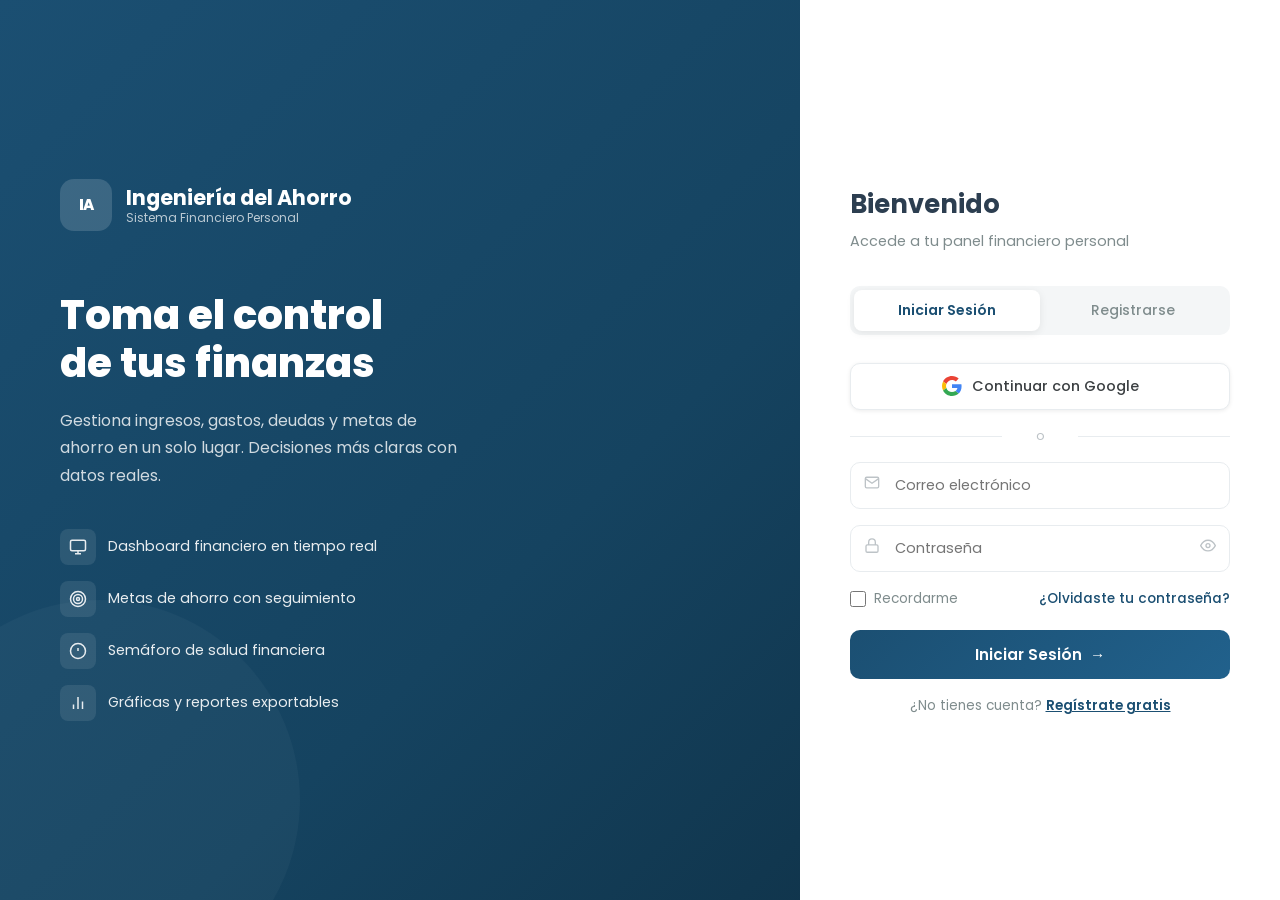
<file: frontend/index.html>
<!DOCTYPE html>
<html lang="es">
<head>
  <meta charset="UTF-8">
  <meta name="viewport" content="width=device-width, initial-scale=1.0">
  <title>Ingeniería del Ahorro - Iniciar Sesión</title>
  <link rel="stylesheet" href="css/variables.css">
  <link rel="stylesheet" href="css/main.css">
  <link rel="stylesheet" href="css/auth.css">
  <link rel="icon" href="data:image/svg+xml,<svg xmlns='http://www.w3.org/2000/svg' viewBox='0 0 100 100'><rect width='100' height='100' rx='20' fill='%231B4F72'/><text y='.85em' font-size='65' font-family='sans-serif' font-weight='bold' fill='white' x='18'>IA</text></svg>">
  <!-- Google Identity Services -->
  <script src="https://accounts.google.com/gsi/client" async defer></script>
</head>
<body>

<div class="auth-page">
  <!-- Panel izquierdo -->
  <div class="auth-left">
    <div class="brand">
      <div class="brand-icon" style="font-size:15px;font-weight:800;letter-spacing:-0.5px">IA</div>
      <div class="brand-name">
        Ingeniería del Ahorro
        <span>Sistema Financiero Personal</span>
      </div>
    </div>
    <h2>Toma el control<br>de tus finanzas</h2>
    <p>Gestiona ingresos, gastos, deudas y metas de ahorro en un solo lugar. Decisiones más claras con datos reales.</p>
    <div class="auth-features">
      <div class="auth-feature"><div class="feat-icon">
        <svg width="18" height="18" viewBox="0 0 24 24" fill="none" stroke="currentColor" stroke-width="2"><rect x="2" y="3" width="20" height="14" rx="2"/><line x1="8" y1="21" x2="16" y2="21"/><line x1="12" y1="17" x2="12" y2="21"/></svg>
      </div><span>Dashboard financiero en tiempo real</span></div>
      <div class="auth-feature"><div class="feat-icon">
        <svg width="18" height="18" viewBox="0 0 24 24" fill="none" stroke="currentColor" stroke-width="2"><circle cx="12" cy="12" r="10"/><circle cx="12" cy="12" r="6"/><circle cx="12" cy="12" r="2"/></svg>
      </div><span>Metas de ahorro con seguimiento</span></div>
      <div class="auth-feature"><div class="feat-icon">
        <svg width="18" height="18" viewBox="0 0 24 24" fill="none" stroke="currentColor" stroke-width="2"><circle cx="12" cy="12" r="10"/><line x1="12" y1="8" x2="12" y2="12"/><line x1="12" y1="16" x2="12.01" y2="16"/></svg>
      </div><span>Semáforo de salud financiera</span></div>
      <div class="auth-feature"><div class="feat-icon">
        <svg width="18" height="18" viewBox="0 0 24 24" fill="none" stroke="currentColor" stroke-width="2"><line x1="18" y1="20" x2="18" y2="10"/><line x1="12" y1="20" x2="12" y2="4"/><line x1="6" y1="20" x2="6" y2="14"/></svg>
      </div><span>Gráficas y reportes exportables</span></div>
    </div>
  </div>

  <!-- Panel derecho -->
  <div class="auth-right">
    <div class="auth-form-container">
      <h3 id="formTitle">Bienvenido</h3>
      <p class="auth-subtitle" id="formSubtitle">Accede a tu panel financiero personal</p>

      <!-- Tabs -->
      <div class="auth-tabs">
        <button class="auth-tab active" id="tabLogin" onclick="switchTab('login')">Iniciar Sesión</button>
        <button class="auth-tab" id="tabRegister" onclick="switchTab('register')">Registrarse</button>
      </div>

      <!-- ===== BOTÓN GOOGLE ===== -->
      <div id="googleBtnArea">
        <button class="btn-google" onclick="loginConGoogle()">
          <svg width="20" height="20" viewBox="0 0 48 48">
            <path fill="#EA4335" d="M24 9.5c3.54 0 6.71 1.22 9.21 3.6l6.85-6.85C35.9 2.38 30.47 0 24 0 14.62 0 6.51 5.38 2.56 13.22l7.98 6.19C12.43 13.72 17.74 9.5 24 9.5z"/>
            <path fill="#4285F4" d="M46.98 24.55c0-1.57-.15-3.09-.38-4.55H24v9.02h12.94c-.58 2.96-2.26 5.48-4.78 7.18l7.73 6c4.51-4.18 7.09-10.36 7.09-17.65z"/>
            <path fill="#FBBC05" d="M10.53 28.59c-.48-1.45-.76-2.99-.76-4.59s.27-3.14.76-4.59l-7.98-6.19C.92 16.46 0 20.12 0 24c0 3.88.92 7.54 2.56 10.78l7.97-6.19z"/>
            <path fill="#34A853" d="M24 48c6.48 0 11.93-2.13 15.89-5.81l-7.73-6c-2.15 1.45-4.92 2.3-8.16 2.3-6.26 0-11.57-4.22-13.47-9.91l-7.98 6.19C6.51 42.62 14.62 48 24 48z"/>
          </svg>
          Continuar con Google
        </button>

        <div class="auth-divider">o</div>
      </div>

      <!-- ===== LOGIN ===== -->
      <div id="loginForm" class="auth-form active">
        <div id="loginError" class="error-msg"></div>
        <div class="input-group">
          <span class="input-icon">
            <svg width="16" height="16" viewBox="0 0 24 24" fill="none" stroke="currentColor" stroke-width="2"><path d="M4 4h16c1.1 0 2 .9 2 2v12c0 1.1-.9 2-2 2H4c-1.1 0-2-.9-2-2V6c0-1.1.9-2 2-2z"/><polyline points="22,6 12,13 2,6"/></svg>
          </span>
          <input type="email" id="loginEmail" placeholder="Correo electrónico" autocomplete="email">
        </div>
        <div class="input-group">
          <span class="input-icon">
            <svg width="16" height="16" viewBox="0 0 24 24" fill="none" stroke="currentColor" stroke-width="2"><rect x="3" y="11" width="18" height="11" rx="2" ry="2"/><path d="M7 11V7a5 5 0 0 1 10 0v4"/></svg>
          </span>
          <input type="password" id="loginPassword" placeholder="Contraseña" autocomplete="current-password">
          <span class="toggle-password" onclick="togglePass('loginPassword',this)">
            <svg width="16" height="16" viewBox="0 0 24 24" fill="none" stroke="currentColor" stroke-width="2"><path d="M1 12s4-8 11-8 11 8 11 8-4 8-11 8-11-8-11-8z"/><circle cx="12" cy="12" r="3"/></svg>
          </span>
        </div>
        <div class="auth-options">
          <label class="checkbox-label">
            <input type="checkbox" id="rememberMe"> Recordarme
          </label>
          <a href="#" class="forgot-link" onclick="showForgot()">¿Olvidaste tu contraseña?</a>
        </div>
        <button class="btn-auth" onclick="doLogin()" id="loginBtn">
          <span>Iniciar Sesión</span> →
        </button>
        <p style="text-align:center;margin-top:16px;font-size:0.85rem;color:#7F8C8D">
          ¿No tienes cuenta? <a href="#" onclick="switchTab('register')" style="color:#1B4F72;font-weight:600">Regístrate gratis</a>
        </p>
      </div>

      <!-- ===== REGISTRO ===== -->
      <div id="registerForm" class="auth-form">
        <div id="registerError" class="error-msg"></div>
        <div id="registerSuccess" class="success-msg"></div>
        <div class="input-group">
          <span class="input-icon">
            <svg width="16" height="16" viewBox="0 0 24 24" fill="none" stroke="currentColor" stroke-width="2"><path d="M20 21v-2a4 4 0 0 0-4-4H8a4 4 0 0 0-4 4v2"/><circle cx="12" cy="7" r="4"/></svg>
          </span>
          <input type="text" id="regNombre" placeholder="Nombre completo" autocomplete="name">
        </div>
        <div class="input-group">
          <span class="input-icon">
            <svg width="16" height="16" viewBox="0 0 24 24" fill="none" stroke="currentColor" stroke-width="2"><path d="M4 4h16c1.1 0 2 .9 2 2v12c0 1.1-.9 2-2 2H4c-1.1 0-2-.9-2-2V6c0-1.1.9-2 2-2z"/><polyline points="22,6 12,13 2,6"/></svg>
          </span>
          <input type="email" id="regEmail" placeholder="Correo electrónico" autocomplete="email">
        </div>
        <div class="input-group">
          <span class="input-icon">
            <svg width="16" height="16" viewBox="0 0 24 24" fill="none" stroke="currentColor" stroke-width="2"><rect x="3" y="11" width="18" height="11" rx="2" ry="2"/><path d="M7 11V7a5 5 0 0 1 10 0v4"/></svg>
          </span>
          <input type="password" id="regPassword" placeholder="Contraseña (mín. 6 caracteres)" autocomplete="new-password">
          <span class="toggle-password" onclick="togglePass('regPassword',this)">
            <svg width="16" height="16" viewBox="0 0 24 24" fill="none" stroke="currentColor" stroke-width="2"><path d="M1 12s4-8 11-8 11 8 11 8-4 8-11 8-11-8-11-8z"/><circle cx="12" cy="12" r="3"/></svg>
          </span>
        </div>
        <div class="input-group">
          <span class="input-icon">
            <svg width="16" height="16" viewBox="0 0 24 24" fill="none" stroke="currentColor" stroke-width="2"><rect x="3" y="11" width="18" height="11" rx="2" ry="2"/><path d="M7 11V7a5 5 0 0 1 10 0v4"/></svg>
          </span>
          <input type="password" id="regConfirm" placeholder="Confirmar contraseña" autocomplete="new-password">
          <span class="toggle-password" onclick="togglePass('regConfirm',this)">
            <svg width="16" height="16" viewBox="0 0 24 24" fill="none" stroke="currentColor" stroke-width="2"><path d="M1 12s4-8 11-8 11 8 11 8-4 8-11 8-11-8-11-8z"/><circle cx="12" cy="12" r="3"/></svg>
          </span>
        </div>
        <!-- Indicador de fortaleza de contraseña -->
        <div id="passStrength" style="margin-bottom:12px;display:none">
          <div style="display:flex;gap:4px;margin-bottom:4px">
            <div class="strength-bar" id="sb1"></div>
            <div class="strength-bar" id="sb2"></div>
            <div class="strength-bar" id="sb3"></div>
            <div class="strength-bar" id="sb4"></div>
          </div>
          <span id="passStrengthText" style="font-size:0.75rem;color:#7F8C8D"></span>
        </div>
        <button class="btn-auth" onclick="doRegister()" id="registerBtn">
          <span>Crear Cuenta Gratis</span> →
        </button>
        <p style="text-align:center;margin-top:16px;font-size:0.85rem;color:#7F8C8D">
          ¿Ya tienes cuenta? <a href="#" onclick="switchTab('login')" style="color:#1B4F72;font-weight:600">Inicia sesión</a>
        </p>
      </div>

      <!-- ===== RECUPERAR CONTRASEÑA ===== -->
      <div id="forgotForm" class="auth-form">
        <div id="forgotMsg" class="success-msg"></div>
        <p style="color:#7F8C8D;font-size:0.85rem;margin-bottom:16px">
          Ingresa tu correo y te enviaremos un enlace para restablecer tu contraseña.
        </p>
        <div class="input-group">
          <span class="input-icon">
            <svg width="16" height="16" viewBox="0 0 24 24" fill="none" stroke="currentColor" stroke-width="2"><path d="M4 4h16c1.1 0 2 .9 2 2v12c0 1.1-.9 2-2 2H4c-1.1 0-2-.9-2-2V6c0-1.1.9-2 2-2z"/><polyline points="22,6 12,13 2,6"/></svg>
          </span>
          <input type="email" id="forgotEmail" placeholder="Correo electrónico">
        </div>
        <button class="btn-auth" onclick="doForgot()">Enviar instrucciones</button>
        <div style="text-align:center;margin-top:14px">
          <a href="#" onclick="switchTab('login')" style="color:#1B4F72;font-size:0.85rem">← Volver al login</a>
        </div>
      </div>

    </div><!-- /auth-form-container -->
  </div><!-- /auth-right -->
</div><!-- /auth-page -->

<script src="js/api.js"></script>
<script>
// ============================================================
// CONFIGURACIÓN GOOGLE — Reemplaza con tu Client ID real
// Obtén uno gratis en: https://console.cloud.google.com
// ============================================================
const GOOGLE_CLIENT_ID = 'TU_GOOGLE_CLIENT_ID.apps.googleusercontent.com';

// Redirigir si ya está logueado
if (Auth.isLoggedIn()) window.location.href = 'dashboard.html';

// ---- TABS ----
function switchTab(tab) {
  document.getElementById('tabLogin').classList.toggle('active', tab === 'login');
  document.getElementById('tabRegister').classList.toggle('active', tab === 'register');
  document.getElementById('loginForm').classList.toggle('active', tab === 'login');
  document.getElementById('registerForm').classList.toggle('active', tab === 'register');
  document.getElementById('forgotForm').classList.remove('active');
  document.getElementById('googleBtnArea').style.display = tab === 'forgot' ? 'none' : 'block';

  if (tab === 'login') {
    document.getElementById('formTitle').textContent = 'Bienvenido 👋';
    document.getElementById('formSubtitle').textContent = 'Accede a tu panel financiero personal';
  } else {
    document.getElementById('formTitle').textContent = 'Crear cuenta 🚀';
    document.getElementById('formSubtitle').textContent = 'Es gratis, siempre lo será';
  }
}

function showForgot() {
  document.querySelectorAll('.auth-tab').forEach(t => t.classList.remove('active'));
  document.querySelectorAll('.auth-form').forEach(f => f.classList.remove('active'));
  document.getElementById('forgotForm').classList.add('active');
  document.getElementById('googleBtnArea').style.display = 'none';
  document.getElementById('formTitle').textContent = 'Recuperar contraseña 🔑';
  document.getElementById('formSubtitle').textContent = 'Te enviamos instrucciones por correo';
}

function togglePass(id, el) {
  const input = document.getElementById(id);
  input.type = input.type === 'password' ? 'text' : 'password';
  el.innerHTML = input.type === 'password'
    ? `<svg width="16" height="16" viewBox="0 0 24 24" fill="none" stroke="currentColor" stroke-width="2"><path d="M1 12s4-8 11-8 11 8 11 8-4 8-11 8-11-8-11-8z"/><circle cx="12" cy="12" r="3"/></svg>`
    : `<svg width="16" height="16" viewBox="0 0 24 24" fill="none" stroke="currentColor" stroke-width="2"><path d="M17.94 17.94A10.07 10.07 0 0 1 12 20c-7 0-11-8-11-8a18.45 18.45 0 0 1 5.06-5.94M9.9 4.24A9.12 9.12 0 0 1 12 4c7 0 11 8 11 8a18.5 18.5 0 0 1-2.16 3.19m-6.72-1.07a3 3 0 1 1-4.24-4.24"/><line x1="1" y1="1" x2="23" y2="23"/></svg>`;
}

// ---- FORTALEZA DE CONTRASEÑA ----
document.addEventListener('DOMContentLoaded', () => {
  const passInput = document.getElementById('regPassword');
  if (passInput) {
    passInput.addEventListener('input', () => {
      const val = passInput.value;
      document.getElementById('passStrength').style.display = val ? 'block' : 'none';
      const score = getPasswordScore(val);
      const bars = ['sb1','sb2','sb3','sb4'];
      const colors = ['#E74C3C','#F39C12','#F39C12','#27AE60'];
      const labels = ['Muy débil','Débil','Regular','Fuerte'];
      bars.forEach((id, i) => {
        const el = document.getElementById(id);
        el.style.background = i < score ? colors[score-1] : '#E8ECEF';
      });
      document.getElementById('passStrengthText').textContent = labels[score-1] || '';
      document.getElementById('passStrengthText').style.color = colors[score-1] || '#7F8C8D';
    });
  }
});

function getPasswordScore(p) {
  let s = 0;
  if (p.length >= 6) s++;
  if (p.length >= 10) s++;
  if (/[A-Z]/.test(p) && /[0-9]/.test(p)) s++;
  if (/[^A-Za-z0-9]/.test(p)) s++;
  return Math.max(1, s);
}

// ---- LOGIN ----
async function doLogin() {
  const email = document.getElementById('loginEmail').value.trim();
  const pass  = document.getElementById('loginPassword').value;
  const remember = document.getElementById('rememberMe').checked;
  const errEl = document.getElementById('loginError');
  const btn   = document.getElementById('loginBtn');

  errEl.classList.remove('show');
  if (!email || !pass) { errEl.textContent = 'Completa todos los campos.'; errEl.classList.add('show'); return; }

  btn.innerHTML = '<span>Ingresando...</span> ⏳';
  btn.disabled = true;

  const result = await Auth.login(email, pass, remember);
  if (result.success) {
    btn.innerHTML = '<span>¡Listo!</span> ✅';
    setTimeout(() => window.location.href = 'dashboard.html', 400);
  } else {
    errEl.textContent = result.message || 'Correo o contraseña incorrectos.';
    errEl.classList.add('show');
    btn.innerHTML = '<span>Iniciar Sesión</span> →';
    btn.disabled = false;
    // Shake animation
    document.getElementById('loginForm').style.animation = 'shake 0.4s ease';
    setTimeout(() => document.getElementById('loginForm').style.animation = '', 400);
  }
}

// ---- REGISTRO ----
async function doRegister() {
  const nombre  = document.getElementById('regNombre').value.trim();
  const email   = document.getElementById('regEmail').value.trim();
  const pass    = document.getElementById('regPassword').value;
  const confirm = document.getElementById('regConfirm').value;
  const errEl   = document.getElementById('registerError');
  const btn     = document.getElementById('registerBtn');

  errEl.classList.remove('show');

  if (!nombre || !email || !pass || !confirm) {
    errEl.textContent = 'Completa todos los campos.'; errEl.classList.add('show'); return;
  }
  if (!/^[^\s@]+@[^\s@]+\.[^\s@]+$/.test(email)) {
    errEl.textContent = 'Ingresa un correo válido.'; errEl.classList.add('show'); return;
  }
  if (pass.length < 6) {
    errEl.textContent = 'La contraseña debe tener al menos 6 caracteres.'; errEl.classList.add('show'); return;
  }
  if (pass !== confirm) {
    errEl.textContent = 'Las contraseñas no coinciden.'; errEl.classList.add('show'); return;
  }

  btn.innerHTML = '<span>Creando cuenta...</span> ⏳';
  btn.disabled = true;

  const result = await Auth.register(nombre, email, pass, confirm);
  if (result.success) {
    btn.innerHTML = '<span>¡Cuenta creada!</span> ✅';
    setTimeout(() => window.location.href = 'dashboard.html', 500);
  } else {
    errEl.textContent = result.message || 'Error al registrar. Intenta con otro correo.';
    errEl.classList.add('show');
    btn.innerHTML = '<span>Crear Cuenta Gratis</span> →';
    btn.disabled = false;
  }
}

// ---- RECUPERAR CONTRASEÑA ----
async function doForgot() {
  const email = document.getElementById('forgotEmail').value.trim();
  const msgEl = document.getElementById('forgotMsg');
  if (!email) { Toast.show('Ingresa tu correo', 'warning'); return; }
  // Aquí iría la llamada al backend cuando implementes el envío de email
  msgEl.textContent = `✅ Si el correo ${email} está registrado, recibirás instrucciones en breve.`;
  msgEl.classList.add('show');
}

// ---- GOOGLE LOGIN ----
function loginConGoogle() {
  if (GOOGLE_CLIENT_ID === 'TU_GOOGLE_CLIENT_ID.apps.googleusercontent.com') {
    showGoogleSetupInfo();
    return;
  }
  // Inicializar Google Identity Services
  google.accounts.id.initialize({
    client_id: GOOGLE_CLIENT_ID,
    callback: handleGoogleResponse,
    auto_select: false,
    cancel_on_tap_outside: true
  });
  google.accounts.id.prompt();
}

async function handleGoogleResponse(response) {
  const btn = document.querySelector('.btn-google');
  btn.innerHTML = '⏳ Verificando...';
  btn.disabled = true;

  try {
    // Enviar el token de Google al backend
    const res = await fetch(`${API_BASE}/auth/google`, {
      method: 'POST',
      headers: { 'Content-Type': 'application/json' },
      body: JSON.stringify({ token: response.credential })
    });
    const data = await res.json();

    if (data.success) {
      localStorage.setItem('token', data.data.token);
      localStorage.setItem('user', JSON.stringify(data.data));
      btn.innerHTML = '✅ ¡Listo!';
      setTimeout(() => window.location.href = 'dashboard.html', 400);
    } else {
      Toast.show(data.message || 'Error con Google', 'error');
      btn.innerHTML = `<svg width="20" height="20" viewBox="0 0 48 48">...</svg> Continuar con Google`;
      btn.disabled = false;
    }
  } catch (e) {
    Toast.show('Error de conexión', 'error');
    btn.disabled = false;
  }
}

function showGoogleSetupInfo() {
  const overlay = document.createElement('div');
  overlay.style.cssText = 'position:fixed;inset:0;background:rgba(0,0,0,0.6);z-index:9999;display:flex;align-items:center;justify-content:center;padding:20px';
  overlay.innerHTML = `
    <div style="background:white;border-radius:16px;padding:32px;max-width:480px;width:100%;box-shadow:0 20px 60px rgba(0,0,0,0.3)">
      <h3 style="font-size:1.2rem;font-weight:700;margin-bottom:8px">⚙️ Configurar Google Login</h3>
      <p style="color:#7F8C8D;font-size:0.875rem;margin-bottom:20px">Para activar el login con Google sigue estos pasos (es gratis):</p>
      <div style="background:#F4F6F7;border-radius:10px;padding:16px;font-size:0.82rem;line-height:2">
        <strong>1.</strong> Ve a <a href="https://console.cloud.google.com" target="_blank" style="color:#1B4F72">console.cloud.google.com</a><br>
        <strong>2.</strong> Crea un proyecto nuevo<br>
        <strong>3.</strong> Ve a <em>APIs y servicios → Credenciales</em><br>
        <strong>4.</strong> Crea <em>ID de cliente OAuth 2.0</em> → Tipo: <em>Aplicación web</em><br>
        <strong>5.</strong> En "Orígenes autorizados" agrega: <code style="background:#E8ECEF;padding:2px 6px;border-radius:4px">http://localhost</code><br>
        <strong>6.</strong> Copia el <strong>Client ID</strong> y pégalo en <code style="background:#E8ECEF;padding:2px 6px;border-radius:4px">index.html</code> línea: <code style="background:#E8ECEF;padding:2px 6px;border-radius:4px">GOOGLE_CLIENT_ID</code>
      </div>
      <div style="margin-top:16px;padding:12px;background:#D5F5E3;border-radius:8px;font-size:0.82rem;color:#27AE60">
        💡 Mientras tanto puedes usar el registro normal con correo y contraseña — funciona perfectamente.
      </div>
      <button onclick="this.closest('div[style]').remove()" style="margin-top:16px;width:100%;padding:12px;background:#1B4F72;color:white;border:none;border-radius:10px;font-size:0.9rem;font-weight:600;cursor:pointer">
        Entendido
      </button>
    </div>
  `;
  document.body.appendChild(overlay);
  overlay.addEventListener('click', e => { if (e.target === overlay) overlay.remove(); });
}

// Enter key
document.addEventListener('keydown', e => {
  if (e.key !== 'Enter') return;
  const active = document.querySelector('.auth-form.active');
  if (active?.id === 'loginForm') doLogin();
  else if (active?.id === 'registerForm') doRegister();
});
</script>
</body>
</html>
</file>
<file: frontend/css/variables.css>
/* ============================================
   INGENIERÍA DEL AHORRO - Variables CSS
   ============================================ */

:root {
  /* Colores principales */
  --primary: #1B4F72;
  --primary-dark: #154360;
  --primary-light: #21618C;
  --secondary: #21618C;
  --white: #FFFFFF;
  --gray-light: #F4F6F7;
  --gray: #BDC3C7;
  --gray-dark: #7F8C8D;

  /* Colores semánticos */
  --success: #27AE60;
  --success-light: #D5F5E3;
  --danger: #E74C3C;
  --danger-light: #FADBD8;
  --warning: #F39C12;
  --warning-light: #FDEBD0;
  --info: #2980B9;
  --info-light: #D6EAF8;

  /* Fondo y texto */
  --bg: #F4F6F7;
  --bg-card: #FFFFFF;
  --text: #2C3E50;
  --text-muted: #7F8C8D;
  --border: #E8ECEF;

  /* Sidebar */
  --sidebar-width: 260px;
  --sidebar-collapsed: 70px;
  --sidebar-bg: #1B4F72;
  --sidebar-text: rgba(255,255,255,0.85);
  --sidebar-active: rgba(255,255,255,0.15);
  --sidebar-hover: rgba(255,255,255,0.08);

  /* Sombras */
  --shadow-sm: 0 2px 8px rgba(0,0,0,0.06);
  --shadow: 0 4px 20px rgba(0,0,0,0.08);
  --shadow-lg: 0 8px 40px rgba(0,0,0,0.12);
  --shadow-card: 0 2px 12px rgba(27,79,114,0.08);

  /* Bordes */
  --radius-sm: 8px;
  --radius: 12px;
  --radius-lg: 16px;
  --radius-xl: 24px;

  /* Transiciones */
  --transition: all 0.3s cubic-bezier(0.4, 0, 0.2, 1);
  --transition-fast: all 0.15s ease;

  /* Tipografía */
  --font: 'Poppins', sans-serif;
  --font-size-xs: 0.75rem;
  --font-size-sm: 0.875rem;
  --font-size-base: 1rem;
  --font-size-lg: 1.125rem;
  --font-size-xl: 1.25rem;
  --font-size-2xl: 1.5rem;
  --font-size-3xl: 2rem;
}

/* Dark Mode */
[data-theme="dark"] {
  --bg: #0F1923;
  --bg-card: #1A2535;
  --text: #E8EDF2;
  --text-muted: #8899AA;
  --border: #2A3A4A;
  --gray-light: #1A2535;
  --shadow-card: 0 2px 12px rgba(0,0,0,0.3);
  --shadow: 0 4px 20px rgba(0,0,0,0.3);
}
</file>
<file: frontend/css/main.css>
/* ============================================
   INGENIERÍA DEL AHORRO - Estilos Globales
   ============================================ */

@import url('https://fonts.googleapis.com/css2?family=Poppins:wght@300;400;500;600;700;800&display=swap');
@import 'variables.css';

*, *::before, *::after { box-sizing: border-box; margin: 0; padding: 0; }

html { scroll-behavior: smooth; }

body {
  font-family: var(--font);
  background: var(--bg);
  color: var(--text);
  font-size: var(--font-size-base);
  line-height: 1.6;
  transition: background 0.3s, color 0.3s;
  overflow-x: hidden;
}

/* ---- LAYOUT ---- */
.app-layout {
  display: flex;
  min-height: 100vh;
}

.main-content {
  flex: 1;
  margin-left: var(--sidebar-width);
  transition: margin-left 0.3s ease;
  min-height: 100vh;
  display: flex;
  flex-direction: column;
}

.main-content.sidebar-collapsed {
  margin-left: var(--sidebar-collapsed);
}

.page-content {
  padding: 24px;
  flex: 1;
}

/* ---- SIDEBAR ---- */
.sidebar {
  position: fixed;
  left: 0; top: 0;
  width: var(--sidebar-width);
  height: 100vh;
  background: linear-gradient(180deg, #1B4F72 0%, #154360 100%);
  display: flex;
  flex-direction: column;
  z-index: 1000;
  transition: width 0.3s ease;
  overflow: hidden;
  box-shadow: 4px 0 20px rgba(0,0,0,0.15);
}

.sidebar.collapsed { width: var(--sidebar-collapsed); }

.sidebar-logo {
  display: flex;
  align-items: center;
  gap: 12px;
  padding: 24px 20px;
  border-bottom: 1px solid rgba(255,255,255,0.1);
  min-height: 80px;
}

.sidebar-logo .logo-icon {
  width: 40px; height: 40px;
  background: rgba(255,255,255,0.15);
  border-radius: 10px;
  display: flex; align-items: center; justify-content: center;
  font-size: 20px;
  flex-shrink: 0;
}

.sidebar-logo .logo-text {
  color: white;
  font-weight: 700;
  font-size: 0.95rem;
  line-height: 1.2;
  white-space: nowrap;
  overflow: hidden;
}

.sidebar-logo .logo-text span {
  display: block;
  font-size: 0.7rem;
  font-weight: 400;
  opacity: 0.7;
}

.sidebar-toggle {
  position: absolute;
  right: -14px; top: 28px;
  width: 28px; height: 28px;
  background: var(--primary);
  border: 2px solid rgba(255,255,255,0.3);
  border-radius: 50%;
  cursor: pointer;
  display: flex; align-items: center; justify-content: center;
  color: white;
  font-size: 12px;
  transition: var(--transition);
  z-index: 10;
}

.sidebar-toggle:hover { background: var(--primary-light); }

.sidebar-nav {
  flex: 1;
  overflow-y: auto;
  overflow-x: hidden;
  padding: 12px 0;
  scrollbar-width: thin;
  scrollbar-color: rgba(255,255,255,0.2) transparent;
}

.sidebar-nav::-webkit-scrollbar { width: 4px; }
.sidebar-nav::-webkit-scrollbar-thumb { background: rgba(255,255,255,0.2); border-radius: 2px; }

.nav-section-title {
  color: rgba(255,255,255,0.4);
  font-size: 0.65rem;
  font-weight: 600;
  text-transform: uppercase;
  letter-spacing: 1px;
  padding: 12px 20px 4px;
  white-space: nowrap;
  overflow: hidden;
}

.nav-item {
  display: flex;
  align-items: center;
  gap: 12px;
  padding: 11px 20px;
  color: var(--sidebar-text);
  text-decoration: none;
  cursor: pointer;
  transition: var(--transition-fast);
  border-radius: 0;
  position: relative;
  white-space: nowrap;
  overflow: hidden;
}

.nav-item:hover {
  background: var(--sidebar-hover);
  color: white;
}

.nav-item.active {
  background: var(--sidebar-active);
  color: white;
}

.nav-item.active::before {
  content: '';
  position: absolute;
  left: 0; top: 0; bottom: 0;
  width: 3px;
  background: white;
  border-radius: 0 2px 2px 0;
}

.nav-item .nav-icon {
  width: 36px; height: 36px;
  display: flex; align-items: center; justify-content: center;
  font-size: 18px;
  flex-shrink: 0;
  border-radius: 8px;
  background: rgba(255,255,255,0.08);
  transition: var(--transition-fast);
}

.nav-item.active .nav-icon,
.nav-item:hover .nav-icon {
  background: rgba(255,255,255,0.15);
}

.nav-item .nav-label {
  font-size: 0.875rem;
  font-weight: 500;
  transition: opacity 0.3s;
}

.sidebar.collapsed .nav-label,
.sidebar.collapsed .logo-text,
.sidebar.collapsed .nav-section-title { opacity: 0; pointer-events: none; }

.sidebar-footer {
  padding: 16px 20px;
  border-top: 1px solid rgba(255,255,255,0.1);
}

.sidebar-user {
  display: flex;
  align-items: center;
  gap: 10px;
  cursor: pointer;
  padding: 8px;
  border-radius: var(--radius-sm);
  transition: var(--transition-fast);
}

.sidebar-user:hover { background: var(--sidebar-hover); }

.sidebar-user img, .sidebar-user .user-avatar {
  width: 36px; height: 36px;
  border-radius: 50%;
  object-fit: cover;
  background: rgba(255,255,255,0.2);
  display: flex; align-items: center; justify-content: center;
  font-size: 16px;
  flex-shrink: 0;
}

.sidebar-user .user-info { overflow: hidden; }
.sidebar-user .user-name {
  color: white;
  font-size: 0.8rem;
  font-weight: 600;
  white-space: nowrap;
  overflow: hidden;
  text-overflow: ellipsis;
}
.sidebar-user .user-role {
  color: rgba(255,255,255,0.5);
  font-size: 0.7rem;
}

/* ---- TOPBAR ---- */
.topbar {
  background: var(--bg-card);
  border-bottom: 1px solid var(--border);
  padding: 0 24px;
  height: 70px;
  display: flex;
  align-items: center;
  justify-content: space-between;
  position: sticky;
  top: 0;
  z-index: 100;
  box-shadow: var(--shadow-sm);
}

.topbar-left { display: flex; align-items: center; gap: 16px; }
.topbar-right { display: flex; align-items: center; gap: 12px; }

.topbar-title h1 {
  font-size: 1.2rem;
  font-weight: 700;
  color: var(--text);
}

.topbar-title p {
  font-size: 0.75rem;
  color: var(--text-muted);
}

.topbar-btn {
  width: 40px; height: 40px;
  border-radius: var(--radius-sm);
  border: none;
  background: var(--gray-light);
  color: var(--text);
  cursor: pointer;
  display: flex; align-items: center; justify-content: center;
  font-size: 18px;
  transition: var(--transition-fast);
  position: relative;
}

.topbar-btn:hover { background: var(--border); }

.badge {
  position: absolute;
  top: -4px; right: -4px;
  background: var(--danger);
  color: white;
  font-size: 0.6rem;
  font-weight: 700;
  width: 16px; height: 16px;
  border-radius: 50%;
  display: flex; align-items: center; justify-content: center;
}

.month-selector {
  display: flex;
  align-items: center;
  gap: 8px;
  background: var(--gray-light);
  border-radius: var(--radius-sm);
  padding: 6px 12px;
}

.month-selector select {
  border: none;
  background: transparent;
  font-family: var(--font);
  font-size: 0.85rem;
  font-weight: 500;
  color: var(--text);
  cursor: pointer;
  outline: none;
}

/* ---- CARDS ---- */
.card {
  background: var(--bg-card);
  border-radius: var(--radius);
  box-shadow: var(--shadow-card);
  border: 1px solid var(--border);
  transition: var(--transition);
}

.card:hover { box-shadow: var(--shadow); transform: translateY(-2px); }

.card-header {
  padding: 20px 24px 0;
  display: flex;
  align-items: center;
  justify-content: space-between;
}

.card-title {
  font-size: 1rem;
  font-weight: 600;
  color: var(--text);
}

.card-body { padding: 20px 24px; }

/* ---- STAT CARDS ---- */
.stats-grid {
  display: grid;
  grid-template-columns: repeat(auto-fit, minmax(200px, 1fr));
  gap: 20px;
  margin-bottom: 24px;
}

.stat-card {
  background: var(--bg-card);
  border-radius: var(--radius);
  padding: 20px;
  box-shadow: var(--shadow-card);
  border: 1px solid var(--border);
  transition: var(--transition);
  position: relative;
  overflow: hidden;
}

.stat-card::before {
  content: '';
  position: absolute;
  top: 0; left: 0; right: 0;
  height: 3px;
  background: var(--card-color, var(--primary));
}

.stat-card:hover { box-shadow: var(--shadow); transform: translateY(-3px); }

.stat-card .stat-icon {
  width: 48px; height: 48px;
  border-radius: var(--radius-sm);
  display: flex; align-items: center; justify-content: center;
  font-size: 22px;
  margin-bottom: 12px;
  background: var(--card-bg, rgba(27,79,114,0.1));
}

.stat-card .stat-label {
  font-size: 0.75rem;
  font-weight: 500;
  color: var(--text-muted);
  text-transform: uppercase;
  letter-spacing: 0.5px;
  margin-bottom: 4px;
}

.stat-card .stat-value {
  font-size: 1.6rem;
  font-weight: 700;
  color: var(--text);
  line-height: 1.2;
}

.stat-card .stat-change {
  font-size: 0.75rem;
  margin-top: 6px;
  display: flex;
  align-items: center;
  gap: 4px;
}

.stat-change.up { color: var(--success); }
.stat-change.down { color: var(--danger); }

/* ---- BUTTONS ---- */
.btn {
  display: inline-flex;
  align-items: center;
  gap: 8px;
  padding: 10px 20px;
  border-radius: var(--radius-sm);
  border: none;
  font-family: var(--font);
  font-size: 0.875rem;
  font-weight: 500;
  cursor: pointer;
  transition: var(--transition-fast);
  text-decoration: none;
  white-space: nowrap;
}

.btn-primary { background: var(--primary); color: white; }
.btn-primary:hover { background: var(--primary-dark); box-shadow: 0 4px 12px rgba(27,79,114,0.3); }

.btn-success { background: var(--success); color: white; }
.btn-success:hover { background: #219a52; box-shadow: 0 4px 12px rgba(39,174,96,0.3); }

.btn-danger { background: var(--danger); color: white; }
.btn-danger:hover { background: #c0392b; }

.btn-warning { background: var(--warning); color: white; }
.btn-warning:hover { background: #d68910; }

.btn-outline {
  background: transparent;
  border: 1.5px solid var(--border);
  color: var(--text);
}
.btn-outline:hover { background: var(--gray-light); }

.btn-sm { padding: 6px 14px; font-size: 0.8rem; }
.btn-lg { padding: 14px 28px; font-size: 1rem; }
.btn-icon { padding: 8px; border-radius: var(--radius-sm); }

/* ---- FORMS ---- */
.form-group { margin-bottom: 18px; }

.form-label {
  display: block;
  font-size: 0.85rem;
  font-weight: 500;
  color: var(--text);
  margin-bottom: 6px;
}

.form-control {
  width: 100%;
  padding: 10px 14px;
  border: 1.5px solid var(--border);
  border-radius: var(--radius-sm);
  font-family: var(--font);
  font-size: 0.9rem;
  color: var(--text);
  background: var(--bg-card);
  transition: var(--transition-fast);
  outline: none;
}

.form-control:focus {
  border-color: var(--primary);
  box-shadow: 0 0 0 3px rgba(27,79,114,0.1);
}

.form-control::placeholder { color: var(--text-muted); }

select.form-control { cursor: pointer; }

/* ---- TABLES ---- */
.table-container {
  overflow-x: auto;
  border-radius: var(--radius);
}

table {
  width: 100%;
  border-collapse: collapse;
  font-size: 0.875rem;
}

thead th {
  background: var(--gray-light);
  color: var(--text-muted);
  font-weight: 600;
  font-size: 0.75rem;
  text-transform: uppercase;
  letter-spacing: 0.5px;
  padding: 12px 16px;
  text-align: left;
  border-bottom: 1px solid var(--border);
  white-space: nowrap;
}

tbody td {
  padding: 14px 16px;
  border-bottom: 1px solid var(--border);
  color: var(--text);
  vertical-align: middle;
}

tbody tr:last-child td { border-bottom: none; }
tbody tr:hover { background: var(--gray-light); }

/* ---- BADGES ---- */
.badge-status {
  display: inline-flex;
  align-items: center;
  gap: 4px;
  padding: 3px 10px;
  border-radius: 20px;
  font-size: 0.72rem;
  font-weight: 600;
}

.badge-success { background: var(--success-light); color: var(--success); }
.badge-danger { background: var(--danger-light); color: var(--danger); }
.badge-warning { background: var(--warning-light); color: var(--warning); }
.badge-info { background: var(--info-light); color: var(--info); }
.badge-primary { background: rgba(27,79,114,0.1); color: var(--primary); }

/* ---- PROGRESS BAR ---- */
.progress-bar-container {
  background: var(--border);
  border-radius: 20px;
  height: 8px;
  overflow: hidden;
}

.progress-bar {
  height: 100%;
  border-radius: 20px;
  transition: width 1s cubic-bezier(0.4, 0, 0.2, 1);
  background: linear-gradient(90deg, var(--primary), var(--primary-light));
}

.progress-bar.success { background: linear-gradient(90deg, var(--success), #2ecc71); }
.progress-bar.warning { background: linear-gradient(90deg, var(--warning), #f1c40f); }
.progress-bar.danger { background: linear-gradient(90deg, var(--danger), #e74c3c); }

/* ---- MODAL ---- */
.modal-overlay {
  position: fixed;
  inset: 0;
  background: rgba(0,0,0,0.5);
  backdrop-filter: blur(4px);
  z-index: 2000;
  display: flex;
  align-items: center;
  justify-content: center;
  padding: 20px;
  opacity: 0;
  pointer-events: none;
  transition: opacity 0.3s;
}

.modal-overlay.active { opacity: 1; pointer-events: all; }

.modal {
  background: var(--bg-card);
  border-radius: var(--radius-lg);
  box-shadow: var(--shadow-lg);
  width: 100%;
  max-width: 520px;
  max-height: 90vh;
  overflow-y: auto;
  transform: scale(0.9) translateY(20px);
  transition: transform 0.3s cubic-bezier(0.4, 0, 0.2, 1);
}

.modal-overlay.active .modal { transform: scale(1) translateY(0); }

.modal-header {
  padding: 24px 24px 0;
  display: flex;
  align-items: center;
  justify-content: space-between;
}

.modal-title { font-size: 1.1rem; font-weight: 700; }

.modal-close {
  width: 32px; height: 32px;
  border-radius: 50%;
  border: none;
  background: var(--gray-light);
  cursor: pointer;
  display: flex; align-items: center; justify-content: center;
  font-size: 18px;
  color: var(--text-muted);
  transition: var(--transition-fast);
}

.modal-close:hover { background: var(--danger-light); color: var(--danger); }

.modal-body { padding: 20px 24px; }
.modal-footer {
  padding: 0 24px 24px;
  display: flex;
  gap: 10px;
  justify-content: flex-end;
}

/* ---- TOAST ---- */
.toast-container {
  position: fixed;
  bottom: 24px;
  right: 24px;
  z-index: 9999;
  display: flex;
  flex-direction: column;
  gap: 10px;
}

.toast {
  background: var(--bg-card);
  border-radius: var(--radius);
  box-shadow: var(--shadow-lg);
  padding: 14px 18px;
  display: flex;
  align-items: center;
  gap: 12px;
  min-width: 280px;
  max-width: 380px;
  border-left: 4px solid var(--primary);
  animation: slideInRight 0.3s ease;
  transition: var(--transition);
}

.toast.success { border-color: var(--success); }
.toast.error { border-color: var(--danger); }
.toast.warning { border-color: var(--warning); }

.toast-icon { font-size: 20px; flex-shrink: 0; }
.toast-message { font-size: 0.875rem; font-weight: 500; flex: 1; }
.toast-close { cursor: pointer; color: var(--text-muted); font-size: 16px; }

@keyframes slideInRight {
  from { transform: translateX(100%); opacity: 0; }
  to { transform: translateX(0); opacity: 1; }
}

@keyframes fadeOut {
  to { opacity: 0; transform: translateX(100%); }
}

/* ---- SEMÁFORO ---- */
.semaforo {
  display: flex;
  align-items: center;
  gap: 16px;
  padding: 16px 20px;
  border-radius: var(--radius);
  border: 1px solid var(--border);
}

.semaforo.verde { background: var(--success-light); border-color: var(--success); }
.semaforo.amarillo { background: var(--warning-light); border-color: var(--warning); }
.semaforo.rojo { background: var(--danger-light); border-color: var(--danger); }

.semaforo-dot {
  width: 20px; height: 20px;
  border-radius: 50%;
  flex-shrink: 0;
  animation: pulse 2s infinite;
}

.semaforo.verde .semaforo-dot { background: var(--success); }
.semaforo.amarillo .semaforo-dot { background: var(--warning); }
.semaforo.rojo .semaforo-dot { background: var(--danger); }

@keyframes pulse {
  0%, 100% { box-shadow: 0 0 0 0 currentColor; opacity: 1; }
  50% { box-shadow: 0 0 0 6px transparent; opacity: 0.8; }
}

/* ---- QUICK ACTIONS ---- */
.quick-actions {
  display: grid;
  grid-template-columns: repeat(2, 1fr);
  gap: 12px;
}

.quick-btn {
  display: flex;
  align-items: center;
  gap: 10px;
  padding: 14px 16px;
  border-radius: var(--radius);
  border: 1.5px dashed var(--border);
  background: transparent;
  cursor: pointer;
  transition: var(--transition-fast);
  font-family: var(--font);
  font-size: 0.85rem;
  font-weight: 500;
  color: var(--text);
  text-align: left;
}

.quick-btn:hover {
  border-style: solid;
  background: var(--gray-light);
  transform: translateY(-1px);
}

.quick-btn .qb-icon {
  width: 36px; height: 36px;
  border-radius: 8px;
  display: flex; align-items: center; justify-content: center;
  font-size: 18px;
  flex-shrink: 0;
}

/* ---- SEARCH ---- */
.search-box {
  position: relative;
  display: flex;
  align-items: center;
}

.search-box input {
  padding-left: 40px;
  background: var(--gray-light);
  border-color: transparent;
}

.search-box input:focus { background: var(--bg-card); border-color: var(--primary); }

.search-box .search-icon {
  position: absolute;
  left: 12px;
  color: var(--text-muted);
  font-size: 16px;
  pointer-events: none;
}

/* ---- PAGE HEADER ---- */
.page-header {
  display: flex;
  align-items: center;
  justify-content: space-between;
  margin-bottom: 24px;
  flex-wrap: wrap;
  gap: 12px;
}

.page-header h2 {
  font-size: 1.5rem;
  font-weight: 700;
  color: var(--text);
}

.page-header p {
  font-size: 0.875rem;
  color: var(--text-muted);
  margin-top: 2px;
}

/* ---- EMPTY STATE ---- */
.empty-state {
  text-align: center;
  padding: 48px 24px;
  color: var(--text-muted);
}

.empty-state .empty-icon { font-size: 48px; margin-bottom: 12px; }
.empty-state h3 { font-size: 1rem; font-weight: 600; margin-bottom: 6px; color: var(--text); }
.empty-state p { font-size: 0.875rem; }

/* ---- GRID LAYOUTS ---- */
.grid-2 { display: grid; grid-template-columns: repeat(2, 1fr); gap: 20px; }
.grid-3 { display: grid; grid-template-columns: repeat(3, 1fr); gap: 20px; }
.grid-4 { display: grid; grid-template-columns: repeat(4, 1fr); gap: 20px; }

/* ---- UTILITIES ---- */
.text-success { color: var(--success); }
.text-danger { color: var(--danger); }
.text-warning { color: var(--warning); }
.text-muted { color: var(--text-muted); }
.text-primary { color: var(--primary); }
.fw-600 { font-weight: 600; }
.fw-700 { font-weight: 700; }
.mt-4 { margin-top: 16px; }
.mb-4 { margin-bottom: 16px; }
.gap-2 { gap: 8px; }
.d-flex { display: flex; }
.align-center { align-items: center; }
.justify-between { justify-content: space-between; }
.flex-wrap { flex-wrap: wrap; }

/* ---- RESPONSIVE ---- */
@media (max-width: 1024px) {
  .grid-4 { grid-template-columns: repeat(2, 1fr); }
  .grid-3 { grid-template-columns: repeat(2, 1fr); }
}

@media (max-width: 768px) {
  .sidebar { transform: translateX(-100%); }
  .sidebar.mobile-open { transform: translateX(0); }
  .main-content { margin-left: 0 !important; }
  .page-content { padding: 16px; }
  .stats-grid { grid-template-columns: repeat(2, 1fr); }
  .grid-2, .grid-3, .grid-4 { grid-template-columns: 1fr; }
  .topbar { padding: 0 16px; }
  .quick-actions { grid-template-columns: 1fr; }
  .modal { max-width: 100%; margin: 0; border-radius: var(--radius) var(--radius) 0 0; }
  .modal-overlay { align-items: flex-end; padding: 0; }
}

@media (max-width: 480px) {
  .stats-grid { grid-template-columns: 1fr; }
  .page-header { flex-direction: column; align-items: flex-start; }
}

/* ---- SCROLLBAR ---- */
::-webkit-scrollbar { width: 6px; height: 6px; }
::-webkit-scrollbar-track { background: transparent; }
::-webkit-scrollbar-thumb { background: var(--border); border-radius: 3px; }
::-webkit-scrollbar-thumb:hover { background: var(--gray); }

/* ---- ANIMATIONS ---- */
@keyframes fadeIn { from { opacity: 0; transform: translateY(10px); } to { opacity: 1; transform: translateY(0); } }
@keyframes countUp { from { opacity: 0; } to { opacity: 1; } }

.fade-in { animation: fadeIn 0.4s ease forwards; }

.page-section { animation: fadeIn 0.4s ease; }

/* ---- MOBILE OVERLAY ---- */
.sidebar-overlay {
  display: none;
  position: fixed;
  inset: 0;
  background: rgba(0,0,0,0.5);
  z-index: 999;
}

@media (max-width: 768px) {
  .sidebar-overlay.active { display: block; }
}
</file>
<file: frontend/css/auth.css>
/* ============================================
   AUTH PAGES - Login / Register
   ============================================ */

.auth-page {
  min-height: 100vh;
  display: flex;
  background: linear-gradient(135deg, #1B4F72 0%, #154360 50%, #0D2B3E 100%);
  position: relative;
  overflow: hidden;
}

.auth-page::before {
  content: '';
  position: absolute;
  width: 600px; height: 600px;
  background: rgba(255,255,255,0.03);
  border-radius: 50%;
  top: -200px; right: -200px;
}

.auth-page::after {
  content: '';
  position: absolute;
  width: 400px; height: 400px;
  background: rgba(255,255,255,0.03);
  border-radius: 50%;
  bottom: -100px; left: -100px;
}

.auth-left {
  flex: 1;
  display: flex;
  flex-direction: column;
  justify-content: center;
  padding: 60px;
  color: white;
  position: relative;
  z-index: 1;
}

.auth-left .brand {
  display: flex;
  align-items: center;
  gap: 14px;
  margin-bottom: 60px;
}

.auth-left .brand-icon {
  width: 52px; height: 52px;
  background: rgba(255,255,255,0.15);
  border-radius: 14px;
  display: flex; align-items: center; justify-content: center;
  font-size: 26px;
}

.auth-left .brand-name {
  font-size: 1.3rem;
  font-weight: 700;
  line-height: 1.2;
}

.auth-left .brand-name span {
  display: block;
  font-size: 0.75rem;
  font-weight: 400;
  opacity: 0.7;
}

.auth-left h2 {
  font-size: 2.5rem;
  font-weight: 800;
  line-height: 1.2;
  margin-bottom: 20px;
}

.auth-left p {
  font-size: 1rem;
  opacity: 0.8;
  line-height: 1.7;
  max-width: 400px;
  margin-bottom: 40px;
}

.auth-features {
  display: flex;
  flex-direction: column;
  gap: 16px;
}

.auth-feature {
  display: flex;
  align-items: center;
  gap: 12px;
  font-size: 0.9rem;
  opacity: 0.9;
}

.auth-feature .feat-icon {
  width: 36px; height: 36px;
  background: rgba(255,255,255,0.1);
  border-radius: 8px;
  display: flex; align-items: center; justify-content: center;
  font-size: 18px;
  flex-shrink: 0;
}

.auth-right {
  width: 480px;
  background: white;
  display: flex;
  align-items: center;
  justify-content: center;
  padding: 40px;
  position: relative;
  z-index: 1;
}

.auth-form-container {
  width: 100%;
  max-width: 380px;
}

.auth-form-container h3 {
  font-size: 1.6rem;
  font-weight: 700;
  color: #2C3E50;
  margin-bottom: 6px;
}

.auth-form-container .auth-subtitle {
  color: #7F8C8D;
  font-size: 0.9rem;
  margin-bottom: 32px;
}

.auth-tabs {
  display: flex;
  background: #F4F6F7;
  border-radius: 10px;
  padding: 4px;
  margin-bottom: 28px;
}

.auth-tab {
  flex: 1;
  padding: 10px;
  border: none;
  background: transparent;
  border-radius: 8px;
  font-family: var(--font);
  font-size: 0.875rem;
  font-weight: 500;
  cursor: pointer;
  transition: all 0.2s;
  color: #7F8C8D;
}

.auth-tab.active {
  background: white;
  color: #1B4F72;
  font-weight: 600;
  box-shadow: 0 2px 8px rgba(0,0,0,0.08);
}

.auth-form { display: none; }
.auth-form.active { display: block; animation: fadeIn 0.3s ease; }

.input-group {
  position: relative;
  margin-bottom: 16px;
}

.input-group .input-icon {
  position: absolute;
  left: 14px;
  top: 50%;
  transform: translateY(-50%);
  color: #BDC3C7;
  font-size: 18px;
  pointer-events: none;
}

.input-group input {
  width: 100%;
  padding: 12px 14px 12px 44px;
  border: 1.5px solid #E8ECEF;
  border-radius: 10px;
  font-family: var(--font);
  font-size: 0.9rem;
  color: #2C3E50;
  background: white;
  transition: all 0.2s;
  outline: none;
}

.input-group input:focus {
  border-color: #1B4F72;
  box-shadow: 0 0 0 3px rgba(27,79,114,0.1);
}

.input-group .toggle-password {
  position: absolute;
  right: 14px;
  top: 50%;
  transform: translateY(-50%);
  cursor: pointer;
  color: #BDC3C7;
  font-size: 18px;
  transition: color 0.2s;
}

.input-group .toggle-password:hover { color: #1B4F72; }

.auth-options {
  display: flex;
  align-items: center;
  justify-content: space-between;
  margin-bottom: 20px;
  font-size: 0.85rem;
}

.checkbox-label {
  display: flex;
  align-items: center;
  gap: 8px;
  cursor: pointer;
  color: #7F8C8D;
}

.checkbox-label input[type="checkbox"] {
  width: 16px; height: 16px;
  accent-color: #1B4F72;
}

.forgot-link {
  color: #1B4F72;
  text-decoration: none;
  font-weight: 500;
}

.forgot-link:hover { text-decoration: underline; }

.btn-auth {
  width: 100%;
  padding: 13px;
  background: linear-gradient(135deg, #1B4F72, #21618C);
  color: white;
  border: none;
  border-radius: 10px;
  font-family: var(--font);
  font-size: 0.95rem;
  font-weight: 600;
  cursor: pointer;
  transition: all 0.2s;
  display: flex;
  align-items: center;
  justify-content: center;
  gap: 8px;
}

.btn-auth:hover {
  transform: translateY(-1px);
  box-shadow: 0 6px 20px rgba(27,79,114,0.35);
}

.btn-auth:active { transform: translateY(0); }

.auth-divider {
  text-align: center;
  color: #BDC3C7;
  font-size: 0.8rem;
  margin: 16px 0;
  position: relative;
}

.auth-divider::before, .auth-divider::after {
  content: '';
  position: absolute;
  top: 50%;
  width: 40%;
  height: 1px;
  background: #E8ECEF;
}

.auth-divider::before { left: 0; }
.auth-divider::after { right: 0; }

.error-msg {
  background: #FADBD8;
  color: #E74C3C;
  padding: 10px 14px;
  border-radius: 8px;
  font-size: 0.85rem;
  margin-bottom: 14px;
  display: none;
}

.error-msg.show { display: block; animation: fadeIn 0.2s ease; }

.success-msg {
  background: #D5F5E3;
  color: #27AE60;
  padding: 10px 14px;
  border-radius: 8px;
  font-size: 0.85rem;
  margin-bottom: 14px;
  display: none;
}

.success-msg.show { display: block; }

/* Responsive */
@media (max-width: 900px) {
  .auth-left { display: none; }
  .auth-right { width: 100%; }
}

@media (max-width: 480px) {
  .auth-right { padding: 24px; }
}

/* ---- BOTÓN GOOGLE ---- */
.btn-google {
  width: 100%;
  padding: 12px;
  background: white;
  border: 1.5px solid #E8ECEF;
  border-radius: 10px;
  font-family: var(--font);
  font-size: 0.9rem;
  font-weight: 500;
  color: #3C4043;
  cursor: pointer;
  display: flex;
  align-items: center;
  justify-content: center;
  gap: 10px;
  transition: all 0.2s;
  box-shadow: 0 1px 4px rgba(0,0,0,0.08);
  margin-bottom: 4px;
}

.btn-google:hover {
  background: #F8F9FA;
  border-color: #DADCE0;
  box-shadow: 0 2px 8px rgba(0,0,0,0.12);
  transform: translateY(-1px);
}

.btn-google:active { transform: translateY(0); }
.btn-google:disabled { opacity: 0.7; cursor: not-allowed; }

/* ---- FORTALEZA CONTRASEÑA ---- */
.strength-bar {
  flex: 1;
  height: 4px;
  border-radius: 2px;
  background: #E8ECEF;
  transition: background 0.3s;
}

/* ---- SHAKE ANIMATION ---- */
@keyframes shake {
  0%, 100% { transform: translateX(0); }
  20%       { transform: translateX(-8px); }
  40%       { transform: translateX(8px); }
  60%       { transform: translateX(-5px); }
  80%       { transform: translateX(5px); }
}
</file>
